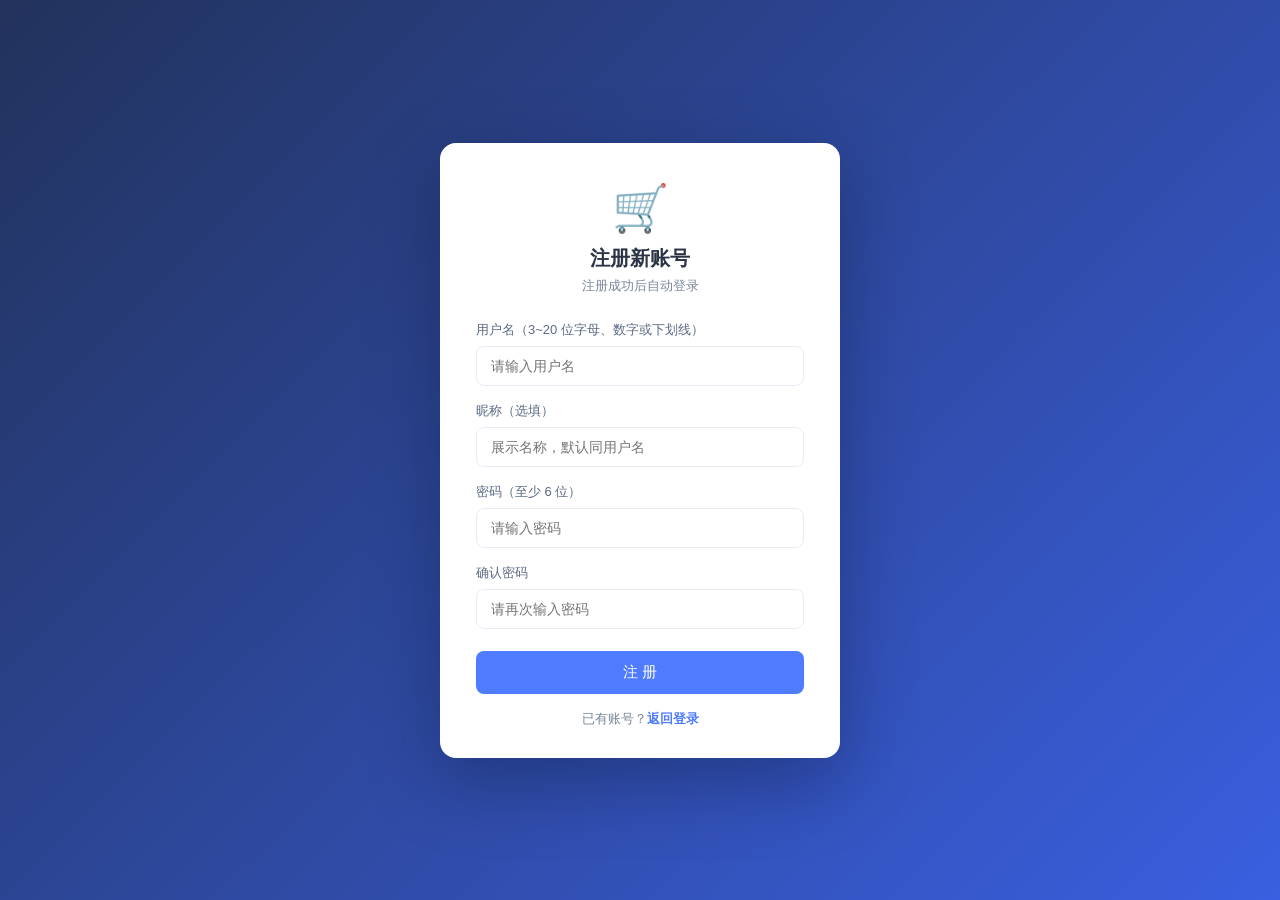
<file: src/main/resources/static/register.html>
<!DOCTYPE html>
<html lang="zh-CN">
<head>
    <meta charset="UTF-8">
    <meta name="viewport" content="width=device-width, initial-scale=1.0">
    <title>注册 - 超市销售分析平台</title>
    <link rel="stylesheet" href="css/style.css">
</head>
<body class="auth-body">

<div class="auth-card">
    <div class="auth-logo">🛒</div>
    <h1>注册新账号</h1>
    <div class="sub">注册成功后自动登录</div>

    <div class="auth-field">
        <label>用户名（3~20 位字母、数字或下划线）</label>
        <input type="text" id="username" placeholder="请输入用户名" autocomplete="username">
    </div>
    <div class="auth-field">
        <label>昵称（选填）</label>
        <input type="text" id="nickname" placeholder="展示名称，默认同用户名">
    </div>
    <div class="auth-field">
        <label>密码（至少 6 位）</label>
        <input type="password" id="password" placeholder="请输入密码" autocomplete="new-password">
    </div>
    <div class="auth-field">
        <label>确认密码</label>
        <input type="password" id="confirm" placeholder="请再次输入密码" autocomplete="new-password">
    </div>

    <div class="auth-msg" id="msg"></div>

    <button class="btn" id="btnReg" onclick="doRegister()">注 册</button>

    <div class="auth-foot">已有账号？<a href="login.html">返回登录</a></div>
</div>

<script src="js/common.js"></script>
<script>
    async function doRegister() {
        const msg = document.getElementById('msg');
        const btn = document.getElementById('btnReg');
        const username = document.getElementById('username').value.trim();
        const nickname = document.getElementById('nickname').value.trim();
        const password = document.getElementById('password').value;
        const confirm = document.getElementById('confirm').value;

        if (!username || !password) {
            msg.className = 'auth-msg show';
            msg.textContent = '请输入用户名和密码';
            return;
        }
        if (!/^[a-zA-Z0-9_]{3,20}$/.test(username)) {
            msg.className = 'auth-msg show';
            msg.textContent = '用户名需为 3~20 位字母、数字或下划线';
            return;
        }
        if (password.length < 6) {
            msg.className = 'auth-msg show';
            msg.textContent = '密码长度至少 6 位';
            return;
        }
        if (password !== confirm) {
            msg.className = 'auth-msg show';
            msg.textContent = '两次输入的密码不一致';
            return;
        }

        btn.disabled = true;
        btn.textContent = '注册中…';
        try {
            const data = await postApi('/api/auth/register', {
                username: username, password: password, nickname: nickname
            });
            if (data.success) {
                toast('注册成功，欢迎！', 'success');
                setTimeout(() => location.href = '/index.html', 300);
            } else {
                msg.className = 'auth-msg show';
                msg.textContent = data.message || '注册失败';
            }
        } catch (e) {
            msg.className = 'auth-msg show';
            msg.textContent = e.message;
        } finally {
            btn.disabled = false;
            btn.textContent = '注 册';
        }
    }
</script>
</body>
</html>
</file>
<file: src/main/resources/static/css/style.css>
/* ============================================================
   超市销售分析平台 - 全局样式
   ============================================================ */
:root {
    --sidebar-w: 230px;
    --bg: #f4f6fb;
    --card-bg: #ffffff;
    --text: #2b3445;
    --text-sub: #7a8699;
    --border: #e8ecf4;
    --primary: #4f7cff;
    --primary-dark: #3a5fe0;
    --green: #2fbf8f;
    --orange: #ff9f43;
    --purple: #a06cf0;
    --cyan: #28c3d4;
    --pink: #f05b9d;
    --red: #ef5b6b;
    --shadow: 0 2px 10px rgba(31, 45, 80, 0.06);
}

* { margin: 0; padding: 0; box-sizing: border-box; }

body {
    font-family: "Microsoft YaHei", "PingFang SC", "Helvetica Neue", Arial, sans-serif;
    background: var(--bg);
    color: var(--text);
    font-size: 14px;
    min-height: 100vh;
}

/* ---------------- 侧边栏 ---------------- */
.sidebar {
    position: fixed;
    left: 0; top: 0; bottom: 0;
    width: var(--sidebar-w);
    background: linear-gradient(180deg, #22325c 0%, #17233f 60%, #131c33 100%);
    color: #c8d3ee;
    display: flex;
    flex-direction: column;
    z-index: 100;
}

.sidebar .logo {
    padding: 22px 20px 18px;
    font-size: 17px;
    font-weight: 700;
    color: #ffffff;
    letter-spacing: 1px;
    border-bottom: 1px solid rgba(255, 255, 255, 0.08);
}

.sidebar nav {
    flex: 1;
    padding: 14px 12px;
    display: flex;
    flex-direction: column;
    gap: 4px;
    overflow-y: auto;
}

.sidebar nav a {
    display: block;
    padding: 12px 16px;
    border-radius: 8px;
    color: #b9c6e8;
    text-decoration: none;
    font-size: 14.5px;
    transition: all 0.15s ease;
}

.sidebar nav a:hover { background: rgba(255, 255, 255, 0.07); color: #fff; }

.sidebar nav a.active {
    background: linear-gradient(90deg, var(--primary), #6f93ff);
    color: #fff;
    font-weight: 600;
    box-shadow: 0 4px 12px rgba(79, 124, 255, 0.35);
}

.sidebar-foot {
    padding: 16px 20px;
    font-size: 12px;
    color: #7d8cb3;
    line-height: 1.7;
    border-top: 1px solid rgba(255, 255, 255, 0.08);
}

/* ---------------- 主区域 ---------------- */
.main { margin-left: var(--sidebar-w); min-height: 100vh; display: flex; flex-direction: column; }

.topbar {
    display: flex;
    align-items: center;
    justify-content: space-between;
    padding: 18px 28px;
    background: #fff;
    border-bottom: 1px solid var(--border);
    position: sticky;
    top: 0;
    z-index: 50;
}

.topbar h1 { font-size: 20px; font-weight: 700; }

.topbar-right { display: flex; align-items: center; gap: 16px; color: var(--text-sub); }

.content { padding: 24px 28px 40px; }

/* ---------------- 通用卡片 ---------------- */
.card {
    background: var(--card-bg);
    border-radius: 12px;
    box-shadow: var(--shadow);
    padding: 20px;
    margin-bottom: 20px;
}

.card-title {
    font-size: 15.5px;
    font-weight: 700;
    margin-bottom: 14px;
    display: flex;
    align-items: center;
    justify-content: space-between;
    gap: 10px;
    flex-wrap: wrap;
}

.card-title .sub { font-size: 12.5px; font-weight: 400; color: var(--text-sub); }

.chart { width: 100%; height: 360px; }

.chart-sm { width: 100%; height: 300px; }

/* 栅格 */
.row { display: flex; flex-wrap: wrap; gap: 20px; }
.row .col { flex: 1; min-width: 320px; }
.row .col-8 { flex: 0 0 calc(66.6% - 10px); min-width: 420px; }
.row .col-4 { flex: 0 0 calc(33.3% - 10px); min-width: 300px; }
.row .col-6 { flex: 0 0 calc(50% - 10px); min-width: 400px; }
.row > .card { margin-bottom: 0; }

/* ---------------- KPI 指标卡 ---------------- */
.kpi-grid {
    display: grid;
    grid-template-columns: repeat(auto-fit, minmax(200px, 1fr));
    gap: 20px;
    margin-bottom: 20px;
}

.kpi-card {
    border-radius: 12px;
    padding: 20px 22px;
    color: #fff;
    position: relative;
    overflow: hidden;
    box-shadow: var(--shadow);
}

.kpi-card .kpi-label { font-size: 13px; opacity: 0.9; margin-bottom: 8px; }
.kpi-card .kpi-value { font-size: 26px; font-weight: 700; letter-spacing: 0.5px; }
.kpi-card .kpi-extra { font-size: 12px; opacity: 0.85; margin-top: 6px; }
.kpi-card .kpi-icon {
    position: absolute;
    right: 16px; top: 50%;
    transform: translateY(-50%);
    font-size: 42px;
    opacity: 0.25;
}

.kpi-blue   { background: linear-gradient(135deg, #4f7cff, #3a5fe0); }
.kpi-green  { background: linear-gradient(135deg, #2fbf8f, #1f9d72); }
.kpi-orange { background: linear-gradient(135deg, #ff9f43, #e8842a); }
.kpi-purple { background: linear-gradient(135deg, #a06cf0, #8a55e0); }
.kpi-cyan   { background: linear-gradient(135deg, #28c3d4, #1ba3b5); }
.kpi-pink   { background: linear-gradient(135deg, #f05b9d, #d94082); }

/* ---------------- 表格 ---------------- */
.table-wrap { overflow-x: auto; }

table.data-table {
    width: 100%;
    border-collapse: collapse;
    font-size: 13.5px;
}

table.data-table th {
    background: #f7f9fd;
    color: #5b6a83;
    font-weight: 600;
    text-align: left;
    padding: 11px 14px;
    white-space: nowrap;
    border-bottom: 1px solid var(--border);
}

table.data-table td {
    padding: 11px 14px;
    border-bottom: 1px solid #f0f3f9;
    white-space: nowrap;
}

table.data-table tr:hover td { background: #f8faff; }

table.data-table .num { text-align: right; font-variant-numeric: tabular-nums; }
table.data-table td.num, table.data-table th.num { text-align: right; }

.rank-badge {
    display: inline-block;
    min-width: 26px;
    height: 26px;
    line-height: 26px;
    text-align: center;
    border-radius: 6px;
    font-weight: 700;
    font-size: 12.5px;
    color: #fff;
    background: #c3cddd;
}

.rank-1 { background: linear-gradient(135deg, #ffb648, #ff8f2c); }
.rank-2 { background: linear-gradient(135deg, #b9c4d4, #97a6bc); }
.rank-3 { background: linear-gradient(135deg, #e0a878, #cd8555); }

.badge {
    display: inline-block;
    padding: 3px 10px;
    border-radius: 20px;
    font-size: 12px;
    background: #eef2ff;
    color: var(--primary);
}

/* ---------------- 按钮 / 表单 ---------------- */
.btn {
    display: inline-flex;
    align-items: center;
    gap: 6px;
    padding: 8px 18px;
    border: none;
    border-radius: 8px;
    background: var(--primary);
    color: #fff;
    font-size: 13.5px;
    cursor: pointer;
    transition: all 0.15s;
    font-family: inherit;
}

.btn:hover { background: var(--primary-dark); }
.btn:disabled { background: #b9c4da; cursor: not-allowed; }

.btn-ghost {
    background: #fff;
    color: var(--text);
    border: 1px solid var(--border);
}

.btn-ghost:hover { background: #f4f7ff; color: var(--primary); border-color: var(--primary); }

.btn-sm { padding: 6px 12px; font-size: 12.5px; }

select, input[type="text"], input[type="search"] {
    padding: 8px 12px;
    border: 1px solid var(--border);
    border-radius: 8px;
    font-size: 13.5px;
    font-family: inherit;
    color: var(--text);
    background: #fff;
    outline: none;
    transition: border-color 0.15s;
}

select:focus, input:focus { border-color: var(--primary); }

/* ---------------- 空数据提示 ---------------- */
.empty-banner {
    background: #fff8e6;
    border: 1px dashed #f0c36d;
    color: #9a6b15;
    border-radius: 12px;
    padding: 18px 22px;
    margin-bottom: 20px;
    font-size: 14px;
    line-height: 1.8;
}

.empty-banner a { color: var(--primary); font-weight: 600; }

.empty-overlay {
    position: absolute;
    inset: 0;
    display: flex;
    flex-direction: column;
    align-items: center;
    justify-content: center;
    gap: 8px;
    color: var(--text-sub);
    font-size: 13.5px;
    background: rgba(255, 255, 255, 0.72);
    z-index: 5;
}

.empty-overlay .icon { font-size: 40px; opacity: 0.5; }

.chart-box { position: relative; }

/* ---------------- 消息提示 ---------------- */
.toast {
    position: fixed;
    top: 24px;
    right: 24px;
    z-index: 999;
    min-width: 260px;
    max-width: 420px;
    padding: 13px 18px;
    border-radius: 10px;
    color: #fff;
    font-size: 13.5px;
    box-shadow: 0 6px 20px rgba(0, 0, 0, 0.18);
    animation: toast-in 0.25s ease;
}

.toast.success { background: var(--green); }
.toast.error { background: var(--red); }
.toast.info { background: var(--primary); }

@keyframes toast-in {
    from { transform: translateX(40px); opacity: 0; }
    to { transform: translateX(0); opacity: 1; }
}

/* ---------------- 数据导入页 ---------------- */
.upload-zone {
    border: 2px dashed #cfd8ec;
    border-radius: 10px;
    padding: 22px;
    text-align: center;
    color: var(--text-sub);
    cursor: pointer;
    transition: all 0.15s;
    font-size: 13.5px;
}

.upload-zone:hover, .upload-zone.dragover {
    border-color: var(--primary);
    background: #f4f7ff;
    color: var(--primary);
}

.upload-zone .icon { font-size: 34px; display: block; margin-bottom: 8px; }
.upload-zone .file-name { margin-top: 8px; font-weight: 600; color: var(--text); }

.checkbox-line {
    display: flex;
    align-items: center;
    gap: 8px;
    font-size: 13px;
    color: var(--text-sub);
    margin-top: 14px;
    user-select: none;
}

.import-result {
    margin-top: 14px;
    padding: 12px 16px;
    border-radius: 8px;
    font-size: 13.5px;
    display: none;
}

.import-result.ok { display: block; background: #e8f8f2; color: #157a5c; }
.import-result.err { display: block; background: #fdeeee; color: #b33a4a; }

.step-list { padding-left: 22px; line-height: 2.1; color: #3d4a63; }
.step-list code {
    background: #eef2fa;
    padding: 2px 8px;
    border-radius: 5px;
    font-size: 12.5px;
    color: #3554a8;
    word-break: break-all;
}

/* ---------------- 下拉框行 ---------------- */
.filter-bar {
    display: flex;
    align-items: center;
    gap: 12px;
    flex-wrap: wrap;
    margin-bottom: 16px;
}

.pagination { display: flex; align-items: center; gap: 14px; justify-content: flex-end; margin-top: 14px; font-size: 13px; color: var(--text-sub); }

/* ---------------- 登录 / 注册页 ---------------- */
.auth-body {
    display: flex;
    align-items: center;
    justify-content: center;
    min-height: 100vh;
    background: linear-gradient(135deg, #22325c 0%, #3a5fe0 100%);
}

.auth-card {
    width: 400px;
    background: #fff;
    border-radius: 16px;
    padding: 38px 36px 30px;
    box-shadow: 0 24px 70px rgba(10, 20, 50, 0.35);
}

.auth-card .auth-logo { text-align: center; font-size: 46px; }
.auth-card h1 { text-align: center; font-size: 20px; margin: 10px 0 6px; }
.auth-card .sub { text-align: center; color: #7a8699; font-size: 12.5px; margin-bottom: 26px; }

.auth-field { margin-bottom: 16px; }
.auth-field label { display: block; font-size: 13px; margin-bottom: 7px; color: #5b6a83; }
.auth-field input {
    width: 100%;
    padding: 11px 14px;
    border: 1px solid var(--border);
    border-radius: 8px;
    font-size: 14px;
    font-family: inherit;
    outline: none;
    transition: border-color 0.15s;
}
.auth-field input:focus { border-color: var(--primary); }

.auth-card .btn { width: 100%; justify-content: center; padding: 12px; font-size: 15px; margin-top: 6px; }

.auth-msg {
    display: none;
    background: #fdeeee;
    color: #b33a4a;
    border-radius: 8px;
    padding: 10px 14px;
    font-size: 13px;
    margin-bottom: 12px;
}
.auth-msg.show { display: block; }

.auth-foot { text-align: center; margin-top: 16px; font-size: 13px; color: #7a8699; }
.auth-foot a { color: var(--primary); text-decoration: none; font-weight: 600; }

/* ---------------- 响应式 ---------------- */
@media (max-width: 1100px) {
    .row .col-8, .row .col-4, .row .col-6 { flex: 1 1 100%; }
}
</file>
